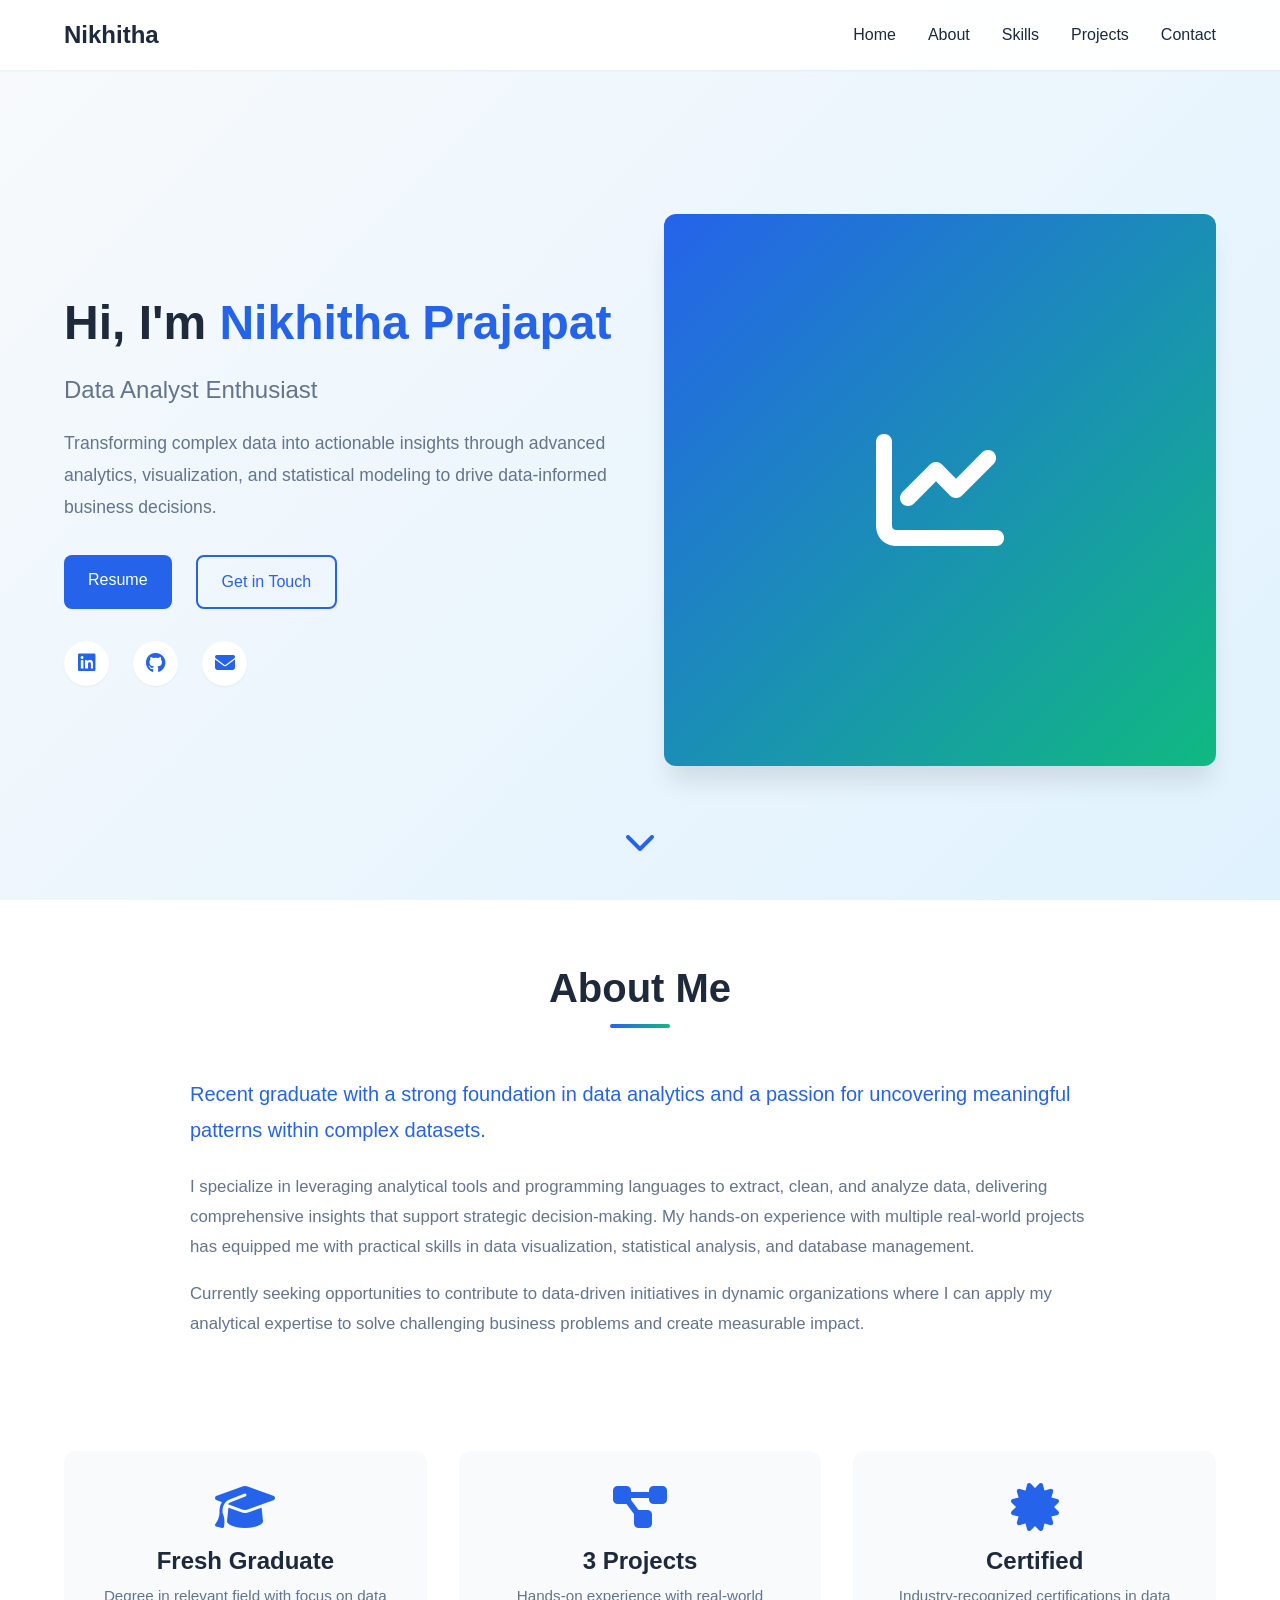
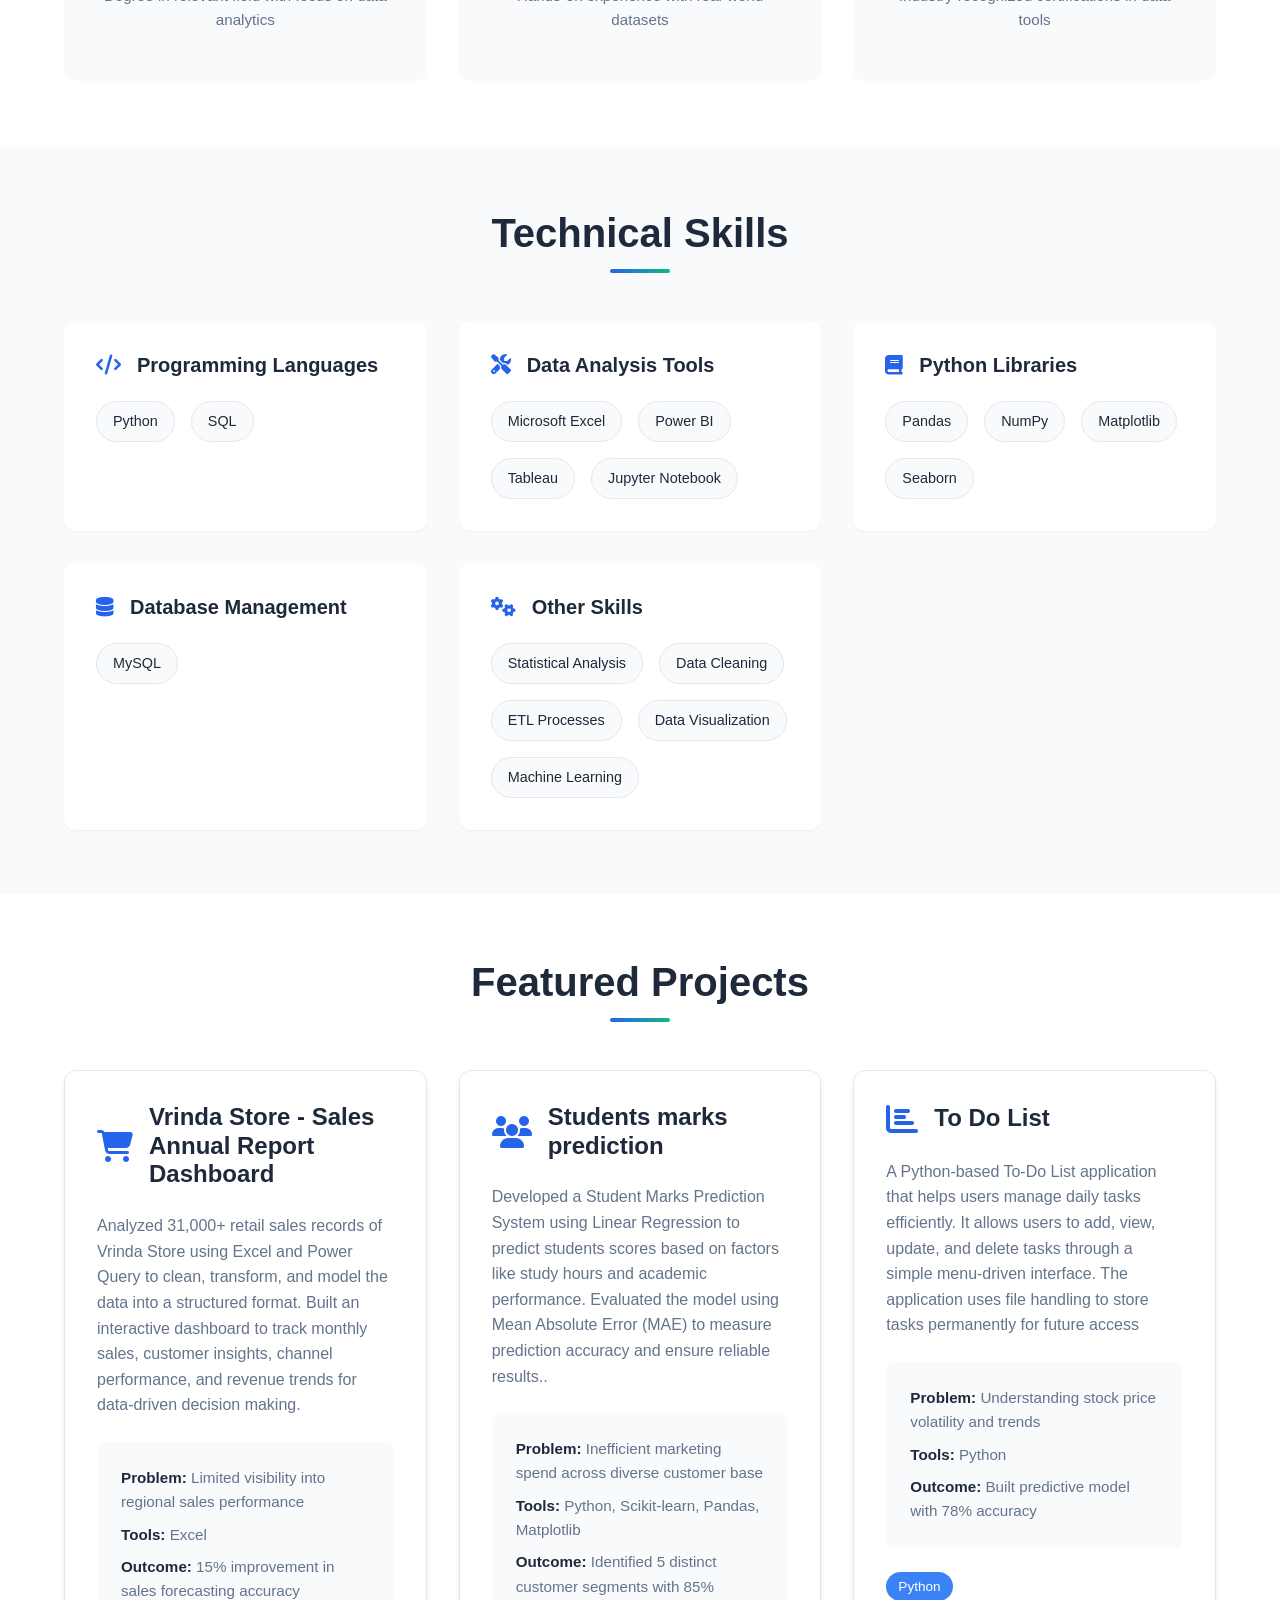
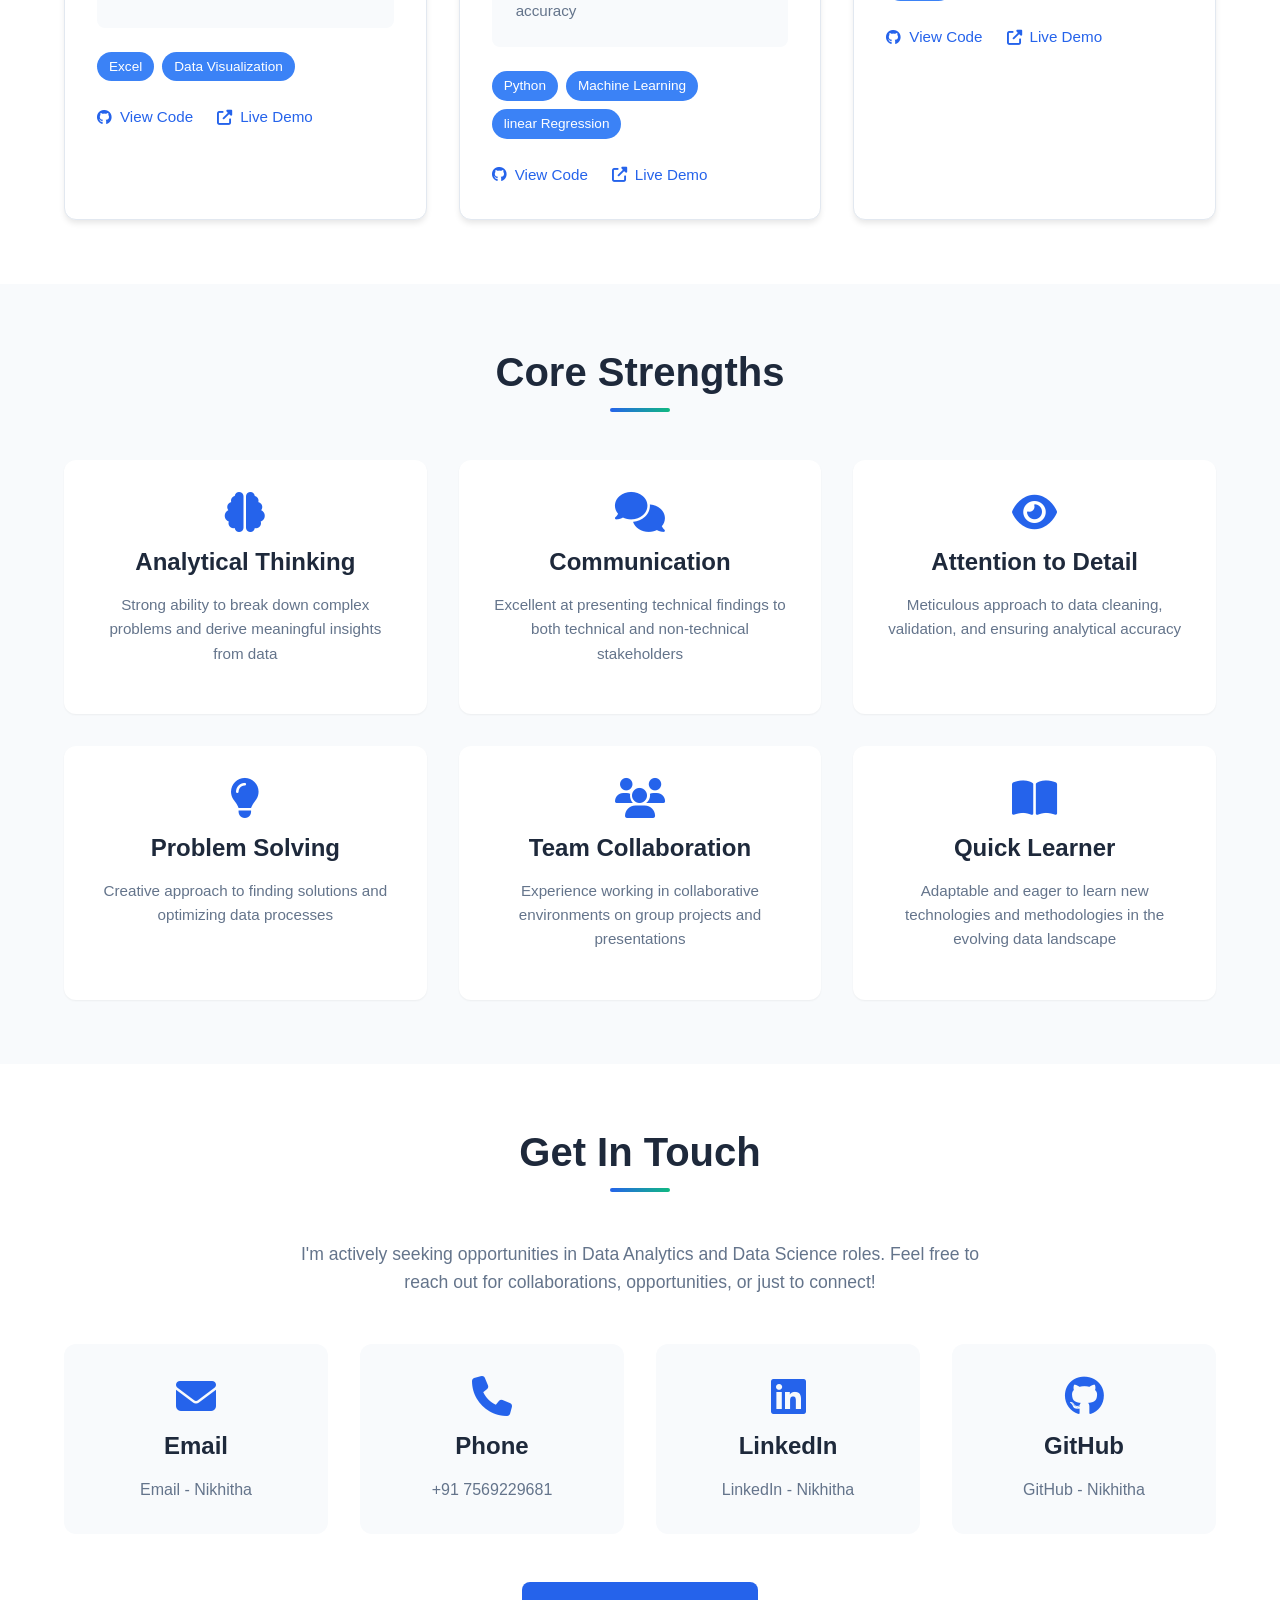
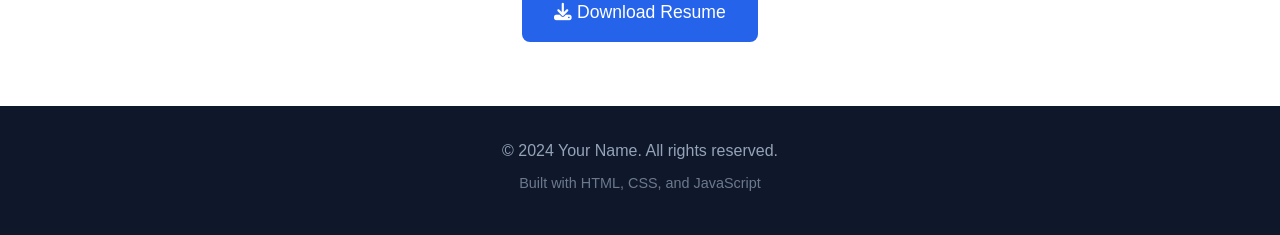
<file: index.html>
<!DOCTYPE html>
<html lang="en">
<head>
    <meta charset="UTF-8">
    <meta name="viewport" content="width=device-width, initial-scale=1.0">
    <meta name="description" content="Data Analyst Portfolio - Skilled in Python, SQL, Power BI, and Tableau">
    <meta name="keywords" content="Data Analyst, Data Science, Python, SQL, Power BI, Tableau, Portfolio">
    <title>Nikhitha | Data Analyst Portfolio</title>
    <link rel="stylesheet" href="styles.css">
    <link rel="stylesheet" href="https://cdnjs.cloudflare.com/ajax/libs/font-awesome/6.4.0/css/all.min.css">
</head>
<body>
    <!-- Navigation -->
    <nav class="navbar" id="navbar">
        <div class="container nav-container">
            <div class="logo">
                <a href="#home">Nikhitha</a>
            </div>
            <ul class="nav-menu" id="navMenu">
                <li><a href="#home" class="nav-link">Home</a></li>
                <li><a href="#about" class="nav-link">About</a></li>
                <li><a href="#skills" class="nav-link">Skills</a></li>
                <li><a href="#projects" class="nav-link">Projects</a></li>
                <li><a href="#contact" class="nav-link">Contact</a></li>
            </ul>
            <div class="hamburger" id="hamburger">
                <span></span>
                <span></span>
                <span></span>
            </div>
        </div>
    </nav>

    <!-- Hero Section -->
    <section id="home" class="hero">
        <div class="container hero-content">
            <div class="hero-text">
                <h1 class="hero-title">
                    Hi, I'm <span class="highlight">Nikhitha Prajapat</span>
                </h1>
                <h2 class="hero-subtitle">Data Analyst Enthusiast</h2>
                <p class="hero-description">
                    Transforming complex data into actionable insights through advanced analytics, 
                    visualization, and statistical modeling to drive data-informed business decisions.
                </p>
                <div class="hero-buttons">
                    <a href="https://drive.google.com/file/d/1QbNJgmCVxmWxGlIjcBABaCiMregNo9Uq/view?usp=drive_link" class="btn btn-primary">Resume</a>
                    <a href="#contact" class="btn btn-secondary">Get in Touch</a>
                </div>
                <div class="social-links">
                    <a href="https://www.linkedin.com/in/nikhithaprajapat/" target="_blank" aria-label="LinkedIn">
                        <i class="fab fa-linkedin"></i>
                    </a>
                    <a href="https://github.com/nikhithaprajapat-gif" target="_blank" aria-label="GitHub">
                        <i class="fab fa-github"></i>
                    </a>
                    <a href="mailto:nikhithaprajapat@gmail.com" aria-label="Email">
                        <i class="fas fa-envelope"></i>
                    </a>
                </div>
            </div>
            <div class="hero-image">
                <div class="image-placeholder">
                    <i class="fas fa-chart-line"></i>
                </div>
            </div>
        </div>
        <div class="scroll-indicator">
            <a href="#about">
                <i class="fas fa-chevron-down"></i>
            </a>
        </div>
    </section>

    <!-- About Section -->
    <section id="about" class="about section">
        <div class="container">
            <h2 class="section-title">About Me</h2>
            <div class="about-content">
                <div class="about-text">
                    <p class="lead">
                        Recent graduate with a strong foundation in data analytics and a passion for 
                        uncovering meaningful patterns within complex datasets.
                    </p>
                    <p>
                        I specialize in leveraging analytical tools and programming languages to extract, 
                        clean, and analyze data, delivering comprehensive insights that support strategic 
                        decision-making. My hands-on experience with multiple real-world projects has 
                        equipped me with practical skills in data visualization, statistical analysis, 
                        and database management.
                    </p>
                    <p>
                        Currently seeking opportunities to contribute to data-driven initiatives in 
                        dynamic organizations where I can apply my analytical expertise to solve 
                        challenging business problems and create measurable impact.
                    </p>
                </div>
                <div class="about-highlights">
                    <div class="highlight-card">
                        <i class="fas fa-graduation-cap"></i>
                        <h3>Fresh Graduate</h3>
                        <p>Degree in relevant field with focus on data analytics</p>
                    </div>
                    <div class="highlight-card">
                        <i class="fas fa-project-diagram"></i>
                        <h3>3 Projects</h3>
                        <p>Hands-on experience with real-world datasets</p>
                    </div>
                    <div class="highlight-card">
                        <i class="fas fa-certificate"></i>
                        <h3>Certified</h3>
                        <p>Industry-recognized certifications in data tools</p>
                    </div>
                </div>
            </div>
        </div>
    </section>

    <!-- Skills Section -->
    <section id="skills" class="skills section">
        <div class="container">
            <h2 class="section-title">Technical Skills</h2>
            <div class="skills-grid">
                <!-- Programming Languages -->
                <div class="skill-category">
                    <h3 class="category-title">
                        <i class="fas fa-code"></i> Programming Languages
                    </h3>
                    <div class="skill-tags">
                        <span class="skill-tag">Python</span>
                        <span class="skill-tag">SQL</span>
                    </div>
                </div>

                <!-- Data Analysis Tools -->
                <div class="skill-category">
                    <h3 class="category-title">
                        <i class="fas fa-tools"></i> Data Analysis Tools
                    </h3>
                    <div class="skill-tags">
                        <span class="skill-tag">Microsoft Excel</span>
                        <span class="skill-tag">Power BI</span>
                        <span class="skill-tag">Tableau</span>
                        <span class="skill-tag">Jupyter Notebook</span>
                    </div>
                </div>

                <!-- Python Libraries -->
                <div class="skill-category">
                    <h3 class="category-title">
                        <i class="fas fa-book"></i> Python Libraries
                    </h3>
                    <div class="skill-tags">
                        <span class="skill-tag">Pandas</span>
                        <span class="skill-tag">NumPy</span>
                        <span class="skill-tag">Matplotlib</span>
                        <span class="skill-tag">Seaborn</span>
                    </div>
                </div>

                <!-- Database Management -->
                <div class="skill-category">
                    <h3 class="category-title">
                        <i class="fas fa-database"></i> Database Management
                    </h3>
                    <div class="skill-tags">
                        <span class="skill-tag">MySQL</span>
                    </div>
                </div>

                <!-- Web Technologies -->
                

                <!-- Other Skills -->
                <div class="skill-category">
                    <h3 class="category-title">
                        <i class="fas fa-cogs"></i> Other Skills
                    </h3>
                    <div class="skill-tags">
                        <span class="skill-tag">Statistical Analysis</span>
                        <span class="skill-tag">Data Cleaning</span>
                        <span class="skill-tag">ETL Processes</span>
                        <span class="skill-tag">Data Visualization</span>
                        <span class="skill-tag">Machine Learning</span>
                    </div>
                </div>
            </div>
        </div>
    </section>

    <!-- Projects Section -->
    <section id="projects" class="projects section">
        <div class="container">
            <h2 class="section-title">Featured Projects</h2>
            <div class="projects-grid">
                <!-- Project 1 -->
                <div class="project-card">
                    <div class="project-header">
                        <i class="fas fa-shopping-cart project-icon"></i>
                        <h3>Vrinda Store - Sales Annual Report Dashboard</h3>
                    </div>
                    <p class="project-description">
                         Analyzed 31,000+ retail sales records of Vrinda Store using Excel and Power Query to clean,
transform, and model the data into a structured format. Built an interactive dashboard to track monthly
sales, customer insights, channel performance, and revenue trends for data-driven decision making.
                    </p>
                    <div class="project-details">
                        <div class="detail-item">
                            <strong>Problem:</strong> Limited visibility into regional sales performance
                        </div>
                        <div class="detail-item">
                            <strong>Tools:</strong>  Excel
                        </div>
                        <div class="detail-item">
                            <strong>Outcome:</strong> 15% improvement in sales forecasting accuracy
                        </div>
                    </div>
                    <div class="project-tags">
                        <span class="tag">Excel</span>
                        <span class="tag">Data Visualization</span>
                    </div>
                    <div class="project-links">
                        <a href="https://github.com/nikhithaprajapat-gif/Vrinda-Sales-Store-Dashboard" target="_blank" class="project-link">
                            <i class="fab fa-github"></i> View Code
                        </a>
                        <a href="#" target="_blank" class="project-link">
                            <i class="fas fa-external-link-alt"></i> Live Demo
                        </a>
                    </div>
                </div>

                <!-- Project 2 -->
                <div class="project-card">
                    <div class="project-header">
                        <i class="fas fa-users project-icon"></i>
                        <h3>Students marks prediction</h3>
                    </div>
                    <p class="project-description">
                         Developed a Student Marks Prediction System using Linear Regression to
predict students scores based on factors like study hours and academic performance. Evaluated the
model using Mean Absolute Error (MAE) to measure prediction accuracy and ensure reliable results..
                    </p>
                    <div class="project-details">
                        <div class="detail-item">
                            <strong>Problem:</strong> Inefficient marketing spend across diverse customer base
                        </div>
                        <div class="detail-item">
                            <strong>Tools:</strong> Python, Scikit-learn, Pandas, Matplotlib
                        </div>
                        <div class="detail-item">
                            <strong>Outcome:</strong> Identified 5 distinct customer segments with 85% accuracy
                        </div>
                    </div>
                    <div class="project-tags">
                        <span class="tag">Python</span>
                        <span class="tag">Machine Learning</span>
                        <span class="tag">linear Regression</span>
                    </div>
                    <div class="project-links">
                        <a href="https://github.com/nikhithaprajapat-gif/student-marks-prediction" target="_blank" class="project-link">
                            <i class="fab fa-github"></i> View Code
                        </a>
                        <a href="https://student-marks-prediction12.streamlit.app/" target="_blank" class="project-link">
                            <i class="fas fa-external-link-alt"></i> Live Demo
                        </a>
                    </div>
                </div>

                <!-- Project 3 -->
                <div class="project-card">
                    <div class="project-header">
                        <i class="fas fa-chart-bar project-icon"></i>
                        <h3>To Do List </h3>
                    </div>
                    <p class="project-description">
                        A Python-based To-Do List application that helps users manage daily tasks efficiently.
       It allows users to add, view, update, and delete tasks through a simple menu-driven interface.
       The application uses file handling to store tasks permanently for future access
                    </p>
                    <div class="project-details">
                        <div class="detail-item">
                            <strong>Problem:</strong> Understanding stock price volatility and trends
                        </div>
                        <div class="detail-item">
                            <strong>Tools:</strong> Python
                        </div>
                        <div class="detail-item">
                            <strong>Outcome:</strong> Built predictive model with 78% accuracy
                        </div>
                    </div>
                    <div class="project-tags">
                        <span class="tag">Python</span>
                       
                   </div>
                    <div class="project-links">
                        <a href="https://github.com/nikhithaprajapat-gif/TO-DO-List" target="_blank" class="project-link">
                            <i class="fab fa-github"></i> View Code
                        </a>
                        <a href="#" target="_blank" class="project-link">
                            <i class="fas fa-external-link-alt"></i> Live Demo
                        </a>
                    </div>
                </div>
            </div>
        </div>
    </section>

    <!-- Strengths Section -->
    <section id="strengths" class="strengths section">
        <div class="container">
            <h2 class="section-title">Core Strengths</h2>
            <div class="strengths-grid">
                <div class="strength-item">
                    <i class="fas fa-brain"></i>
                    <h3>Analytical Thinking</h3>
                    <p>Strong ability to break down complex problems and derive meaningful insights from data</p>
                </div>
                <div class="strength-item">
                    <i class="fas fa-comments"></i>
                    <h3>Communication</h3>
                    <p>Excellent at presenting technical findings to both technical and non-technical stakeholders</p>
                </div>
                <div class="strength-item">
                    <i class="fas fa-eye"></i>
                    <h3>Attention to Detail</h3>
                    <p>Meticulous approach to data cleaning, validation, and ensuring analytical accuracy</p>
                </div>
                <div class="strength-item">
                    <i class="fas fa-lightbulb"></i>
                    <h3>Problem Solving</h3>
                    <p>Creative approach to finding solutions and optimizing data processes</p>
                </div>
                <div class="strength-item">
                    <i class="fas fa-users"></i>
                    <h3>Team Collaboration</h3>
                    <p>Experience working in collaborative environments on group projects and presentations</p>
                </div>
                <div class="strength-item">
                    <i class="fas fa-book-open"></i>
                    <h3>Quick Learner</h3>
                    <p>Adaptable and eager to learn new technologies and methodologies in the evolving data landscape</p>
                </div>
            </div>
        </div>
    </section>

    <!-- Contact Section -->
    <section id="contact" class="contact section">
        <div class="container">
            <h2 class="section-title">Get In Touch</h2>
            <p class="contact-intro">
                I'm actively seeking opportunities in Data Analytics and Data Science roles. 
                Feel free to reach out for collaborations, opportunities, or just to connect!
            </p>
            <div class="contact-grid">
                <div class="contact-card">
                    <i class="fas fa-envelope"></i>
                    <h3>Email</h3>
                    <a href="/cdn-cgi/l/email-protection#4c3523393e6229212d25200c29342d213c2029622f2321"><span class="__cf_email__" data-cfemail="2851475d5a064d45494144684d50494558444d064b4745">Email - Nikhitha</span></a>
                </div>
                <div class="contact-card">
                    <i class="fas fa-phone"></i>
                    <h3>Phone</h3>
                    <a href="tel:+919876543210">+91 7569229681</a>
                </div>
                <div class="contact-card">
                    <i class="fab fa-linkedin"></i>
                    <h3>LinkedIn</h3>
                    <a href="https://www.linkedin.com/in/nikhithaprajapat/" target="_blank">LinkedIn - Nikhitha</a>
                </div>
                <div class="contact-card">
                    <i class="fab fa-github"></i>
                    <h3>GitHub</h3>
                    <a href="https://github.com/nikhithaprajapat-gif" target="_blank">GitHub - Nikhitha</a>
                </div>
            </div>
            <div class="resume-download">
                <a href="https://drive.google.com/file/d/1QbNJgmCVxmWxGlIjcBABaCiMregNo9Uq/view?usp=drive_link" class="btn btn-primary" download>
                    <i class="fas fa-download"></i> Download Resume
                </a>
            </div>
        </div>
    </section>

    <!-- Footer -->
    <footer class="footer">
        <div class="container">
            <p>&copy; 2024 Your Name. All rights reserved.</p>
            <p class="footer-note">Built with HTML, CSS, and JavaScript</p>
        </div>
    </footer>
</file>
<file: styles.css>
/* ===================================
   CSS Variables & Reset
   =================================== */

:root {
    /* Color Palette - Professional & Modern */
    --primary-color: #2563eb;
    --primary-dark: #1e40af;
    --primary-light: #3b82f6;
    --secondary-color: #0f172a;
    --accent-color: #10b981;
    --text-primary: #1e293b;
    --text-secondary: #64748b;
    --text-light: #94a3b8;
    --bg-primary: #ffffff;
    --bg-secondary: #f8fafc;
    --bg-dark: #0f172a;
    --border-color: #e2e8f0;
    --shadow-sm: 0 1px 2px 0 rgba(0, 0, 0, 0.05);
    --shadow-md: 0 4px 6px -1px rgba(0, 0, 0, 0.1);
    --shadow-lg: 0 10px 15px -3px rgba(0, 0, 0, 0.1);
    --shadow-xl: 0 20px 25px -5px rgba(0, 0, 0, 0.1);
    
    /* Typography */
    --font-primary: 'Segoe UI', 'Roboto', 'Helvetica Neue', Arial, sans-serif;
    --font-mono: 'Consolas', 'Monaco', 'Courier New', monospace;
    
    /* Spacing */
    --spacing-xs: 0.5rem;
    --spacing-sm: 1rem;
    --spacing-md: 1.5rem;
    --spacing-lg: 2rem;
    --spacing-xl: 3rem;
    --spacing-2xl: 4rem;
    
    /* Border Radius */
    --radius-sm: 4px;
    --radius-md: 8px;
    --radius-lg: 12px;
    --radius-full: 9999px;
    
    /* Transitions */
    --transition-fast: 150ms ease-in-out;
    --transition-base: 300ms ease-in-out;
    --transition-slow: 500ms ease-in-out;
}

* {
    margin: 0;
    padding: 0;
    box-sizing: border-box;
}

html {
    scroll-behavior: smooth;
    font-size: 16px;
}

body {
    font-family: var(--font-primary);
    color: var(--text-primary);
    background-color: var(--bg-primary);
    line-height: 1.6;
    overflow-x: hidden;
}

/* ===================================
   Typography
   =================================== */

h1, h2, h3, h4, h5, h6 {
    font-weight: 600;
    line-height: 1.2;
    margin-bottom: var(--spacing-sm);
}

h1 { font-size: 2.5rem; }
h2 { font-size: 2rem; }
h3 { font-size: 1.5rem; }
h4 { font-size: 1.25rem; }

p {
    margin-bottom: var(--spacing-sm);
}

a {
    color: var(--primary-color);
    text-decoration: none;
    transition: color var(--transition-fast);
}

a:hover {
    color: var(--primary-dark);
}

/* ===================================
   Utility Classes
   =================================== */

.container {
    max-width: 1200px;
    margin: 0 auto;
    padding: 0 var(--spacing-md);
}

.section {
    padding: var(--spacing-2xl) 0;
}

.section-title {
    text-align: center;
    font-size: 2.5rem;
    margin-bottom: var(--spacing-xl);
    color: var(--text-primary);
    position: relative;
    padding-bottom: var(--spacing-sm);
}

.section-title::after {
    content: '';
    position: absolute;
    bottom: 0;
    left: 50%;
    transform: translateX(-50%);
    width: 60px;
    height: 4px;
    background: linear-gradient(90deg, var(--primary-color), var(--accent-color));
    border-radius: var(--radius-full);
}

.btn {
    display: inline-block;
    padding: 0.75rem 1.5rem;
    border-radius: var(--radius-md);
    font-weight: 500;
    transition: all var(--transition-base);
    cursor: pointer;
    border: none;
    font-size: 1rem;
    text-align: center;
}

.btn-primary {
    background: var(--primary-color);
    color: white;
}

.btn-primary:hover {
    background: var(--primary-dark);
    transform: translateY(-2px);
    box-shadow: var(--shadow-lg);
}

.btn-secondary {
    background: transparent;
    color: var(--primary-color);
    border: 2px solid var(--primary-color);
}

.btn-secondary:hover {
    background: var(--primary-color);
    color: white;
    transform: translateY(-2px);
}

.highlight {
    color: var(--primary-color);
}

/* ===================================
   Navigation
   =================================== */

.navbar {
    position: fixed;
    top: 0;
    left: 0;
    right: 0;
    background: rgba(255, 255, 255, 0.95);
    backdrop-filter: blur(10px);
    box-shadow: var(--shadow-sm);
    z-index: 1000;
    transition: all var(--transition-base);
}

.navbar.scrolled {
    box-shadow: var(--shadow-md);
}

.nav-container {
    display: flex;
    justify-content: space-between;
    align-items: center;
    padding: 1rem var(--spacing-md);
}

.logo a {
    font-size: 1.5rem;
    font-weight: 700;
    color: var(--text-primary);
}

.nav-menu {
    display: flex;
    list-style: none;
    gap: var(--spacing-lg);
}

.nav-link {
    color: var(--text-primary);
    font-weight: 500;
    position: relative;
    padding: 0.5rem 0;
}

.nav-link::after {
    content: '';
    position: absolute;
    bottom: 0;
    left: 0;
    width: 0;
    height: 2px;
    background: var(--primary-color);
    transition: width var(--transition-base);
}

.nav-link:hover::after,
.nav-link.active::after {
    width: 100%;
}

.hamburger {
    display: none;
    flex-direction: column;
    cursor: pointer;
    gap: 4px;
}

.hamburger span {
    width: 25px;
    height: 3px;
    background: var(--text-primary);
    transition: all var(--transition-base);
    border-radius: 2px;
}

/* ===================================
   Hero Section
   =================================== */

.hero {
    min-height: 100vh;
    display: flex;
    align-items: center;
    justify-content: center;
    position: relative;
    padding-top: 80px;
    background: linear-gradient(135deg, #f8fafc 0%, #e0f2fe 100%);
}

.hero-content {
    display: grid;
    grid-template-columns: 1fr 1fr;
    gap: var(--spacing-xl);
    align-items: center;
}

.hero-text {
    animation: fadeInUp 1s ease-out;
}

.hero-title {
    font-size: 3rem;
    margin-bottom: var(--spacing-md);
    color: var(--text-primary);
}

.hero-subtitle {
    font-size: 1.5rem;
    color: var(--text-secondary);
    margin-bottom: var(--spacing-md);
    font-weight: 500;
}

.hero-description {
    font-size: 1.1rem;
    color: var(--text-secondary);
    margin-bottom: var(--spacing-lg);
    line-height: 1.8;
}

.hero-buttons {
    display: flex;
    gap: var(--spacing-md);
    margin-bottom: var(--spacing-lg);
}

.social-links {
    display: flex;
    gap: var(--spacing-md);
}

.social-links a {
    width: 45px;
    height: 45px;
    border-radius: var(--radius-full);
    background: var(--bg-primary);
    display: flex;
    align-items: center;
    justify-content: center;
    font-size: 1.25rem;
    color: var(--primary-color);
    transition: all var(--transition-base);
    box-shadow: var(--shadow-sm);
}

.social-links a:hover {
    background: var(--primary-color);
    color: white;
    transform: translateY(-3px);
    box-shadow: var(--shadow-md);
}

.hero-image {
    animation: fadeInRight 1s ease-out;
}

.image-placeholder {
    width: 100%;
    aspect-ratio: 1;
    background: linear-gradient(135deg, var(--primary-color), var(--accent-color));
    border-radius: var(--radius-lg);
    display: flex;
    align-items: center;
    justify-content: center;
    color: white;
    font-size: 8rem;
    box-shadow: var(--shadow-xl);
}

.scroll-indicator {
    position: absolute;
    bottom: 2rem;
    left: 50%;
    transform: translateX(-50%);
    animation: bounce 2s infinite;
}

.scroll-indicator a {
    font-size: 2rem;
    color: var(--primary-color);
}

/* ===================================
   About Section
   =================================== */

.about {
    background: var(--bg-primary);
}

.about-content {
    display: grid;
    gap: var(--spacing-xl);
}

.about-text {
    max-width: 900px;
    margin: 0 auto;
}

.about-text .lead {
    font-size: 1.25rem;
    color: var(--primary-color);
    font-weight: 500;
    margin-bottom: var(--spacing-md);
}

.about-text p {
    font-size: 1.05rem;
    color: var(--text-secondary);
    line-height: 1.8;
}

.about-highlights {
    display: grid;
    grid-template-columns: repeat(auto-fit, minmax(250px, 1fr));
    gap: var(--spacing-lg);
    margin-top: var(--spacing-xl);
}

.highlight-card {
    text-align: center;
    padding: var(--spacing-lg);
    background: var(--bg-secondary);
    border-radius: var(--radius-lg);
    transition: all var(--transition-base);
}

.highlight-card:hover {
    transform: translateY(-5px);
    box-shadow: var(--shadow-lg);
}

.highlight-card i {
    font-size: 3rem;
    color: var(--primary-color);
    margin-bottom: var(--spacing-sm);
}

.highlight-card h3 {
    color: var(--text-primary);
    margin-bottom: var(--spacing-xs);
}

.highlight-card p {
    color: var(--text-secondary);
    font-size: 0.95rem;
}

/* ===================================
   Skills Section
   =================================== */

.skills {
    background: var(--bg-secondary);
}

.skills-grid {
    display: grid;
    grid-template-columns: repeat(auto-fit, minmax(300px, 1fr));
    gap: var(--spacing-lg);
}

.skill-category {
    background: var(--bg-primary);
    padding: var(--spacing-lg);
    border-radius: var(--radius-lg);
    box-shadow: var(--shadow-sm);
    transition: all var(--transition-base);
}

.skill-category:hover {
    box-shadow: var(--shadow-md);
    transform: translateY(-3px);
}

.category-title {
    display: flex;
    align-items: center;
    gap: var(--spacing-sm);
    margin-bottom: var(--spacing-md);
    color: var(--text-primary);
    font-size: 1.25rem;
}

.category-title i {
    color: var(--primary-color);
}

.skill-tags {
    display: flex;
    flex-wrap: wrap;
    gap: var(--spacing-sm);
}

.skill-tag {
    padding: 0.5rem 1rem;
    background: var(--bg-secondary);
    border-radius: var(--radius-full);
    font-size: 0.9rem;
    color: var(--text-primary);
    border: 1px solid var(--border-color);
    transition: all var(--transition-fast);
}

.skill-tag:hover {
    background: var(--primary-color);
    color: white;
    border-color: var(--primary-color);
    transform: scale(1.05);
}

/* ===================================
   Projects Section
   =================================== */

.projects {
    background: var(--bg-primary);
}

.projects-grid {
    display: grid;
    grid-template-columns: repeat(auto-fit, minmax(350px, 1fr));
    gap: var(--spacing-lg);
}

.project-card {
    background: var(--bg-primary);
    border-radius: var(--radius-lg);
    padding: var(--spacing-lg);
    box-shadow: var(--shadow-md);
    transition: all var(--transition-base);
    border: 1px solid var(--border-color);
}

.project-card:hover {
    transform: translateY(-5px);
    box-shadow: var(--shadow-xl);
}

.project-header {
    display: flex;
    align-items: center;
    gap: var(--spacing-sm);
    margin-bottom: var(--spacing-md);
}

.project-icon {
    font-size: 2rem;
    color: var(--primary-color);
}

.project-header h3 {
    color: var(--text-primary);
    margin: 0;
}

.project-description {
    color: var(--text-secondary);
    line-height: 1.6;
    margin-bottom: var(--spacing-md);
}

.project-details {
    background: var(--bg-secondary);
    padding: var(--spacing-md);
    border-radius: var(--radius-md);
    margin-bottom: var(--spacing-md);
}

.detail-item {
    margin-bottom: var(--spacing-xs);
    font-size: 0.95rem;
    color: var(--text-secondary);
}

.detail-item:last-child {
    margin-bottom: 0;
}

.detail-item strong {
    color: var(--text-primary);
}

.project-tags {
    display: flex;
    flex-wrap: wrap;
    gap: var(--spacing-xs);
    margin-bottom: var(--spacing-md);
}

.tag {
    padding: 0.25rem 0.75rem;
    background: var(--primary-light);
    color: white;
    border-radius: var(--radius-full);
    font-size: 0.85rem;
}

.project-links {
    display: flex;
    gap: var(--spacing-md);
}

.project-link {
    display: inline-flex;
    align-items: center;
    gap: 0.5rem;
    color: var(--primary-color);
    font-weight: 500;
    font-size: 0.95rem;
}

.project-link:hover {
    color: var(--primary-dark);
}

/* ===================================
   Strengths Section
   =================================== */

.strengths {
    background: var(--bg-secondary);
}

.strengths-grid {
    display: grid;
    grid-template-columns: repeat(auto-fit, minmax(300px, 1fr));
    gap: var(--spacing-lg);
}

.strength-item {
    background: var(--bg-primary);
    padding: var(--spacing-lg);
    border-radius: var(--radius-lg);
    text-align: center;
    transition: all var(--transition-base);
    box-shadow: var(--shadow-sm);
}

.strength-item:hover {
    transform: translateY(-5px);
    box-shadow: var(--shadow-lg);
}

.strength-item i {
    font-size: 2.5rem;
    color: var(--primary-color);
    margin-bottom: var(--spacing-sm);
}

.strength-item h3 {
    color: var(--text-primary);
    margin-bottom: var(--spacing-sm);
}

.strength-item p {
    color: var(--text-secondary);
    font-size: 0.95rem;
}

/* ===================================
   Contact Section
   =================================== */

.contact {
    background: var(--bg-primary);
}

.contact-intro {
    text-align: center;
    max-width: 700px;
    margin: 0 auto var(--spacing-xl);
    font-size: 1.1rem;
    color: var(--text-secondary);
}

.contact-grid {
    display: grid;
    grid-template-columns: repeat(auto-fit, minmax(250px, 1fr));
    gap: var(--spacing-lg);
    margin-bottom: var(--spacing-xl);
}

.contact-card {
    background: var(--bg-secondary);
    padding: var(--spacing-lg);
    border-radius: var(--radius-lg);
    text-align: center;
    transition: all var(--transition-base);
}

.contact-card:hover {
    transform: translateY(-5px);
    box-shadow: var(--shadow-lg);
}

.contact-card i {
    font-size: 2.5rem;
    color: var(--primary-color);
    margin-bottom: var(--spacing-sm);
}

.contact-card h3 {
    color: var(--text-primary);
    margin-bottom: var(--spacing-sm);
}

.contact-card a {
    color: var(--text-secondary);
    word-break: break-all;
}

.resume-download {
    text-align: center;
    margin-top: var(--spacing-xl);
}

.resume-download .btn {
    padding: 1rem 2rem;
    font-size: 1.1rem;
}

/* ===================================
   Footer
   =================================== */

.footer {
    background: var(--bg-dark);
    color: var(--text-light);
    text-align: center;
    padding: var(--spacing-lg) 0;
}

.footer p {
    margin-bottom: var(--spacing-xs);
}

.footer-note {
    font-size: 0.9rem;
    opacity: 0.7;
}

/* ===================================
   Scroll to Top Button
   =================================== */

.scroll-top {
    position: fixed;
    bottom: 2rem;
    right: 2rem;
    width: 50px;
    height: 50px;
    background: var(--primary-color);
    color: white;
    border: none;
    border-radius: var(--radius-full);
    cursor: pointer;
    display: none;
    align-items: center;
    justify-content: center;
    font-size: 1.25rem;
    box-shadow: var(--shadow-lg);
    transition: all var(--transition-base);
    z-index: 999;
}

.scroll-top:hover {
    background: var(--primary-dark);
    transform: translateY(-3px);
}

.scroll-top.show {
    display: flex;
}

/* ===================================
   Animations
   =================================== */

@keyframes fadeInUp {
    from {
        opacity: 0;
        transform: translateY(30px);
    }
    to {
        opacity: 1;
        transform: translateY(0);
    }
}

@keyframes fadeInRight {
    from {
        opacity: 0;
        transform: translateX(30px);
    }
    to {
        opacity: 1;
        transform: translateX(0);
    }
}

@keyframes bounce {
    0%, 20%, 50%, 80%, 100% {
        transform: translateY(0) translateX(-50%);
    }
    40% {
        transform: translateY(-10px) translateX(-50%);
    }
    60% {
        transform: translateY(-5px) translateX(-50%);
    }
}

/* ===================================
   Responsive Design
   =================================== */

@media (max-width: 968px) {
    .hero-content {
        grid-template-columns: 1fr;
        text-align: center;
    }
    
    .hero-text {
        order: 2;
    }
    
    .hero-image {
        order: 1;
        max-width: 400px;
        margin: 0 auto;
    }
    
    .hero-buttons {
        justify-content: center;
    }
    
    .social-links {
        justify-content: center;
    }
    
    .hero-title {
        font-size: 2.5rem;
    }
}

@media (max-width: 768px) {
    .nav-menu {
        position: fixed;
        left: -100%;
        top: 70px;
        flex-direction: column;
        background: var(--bg-primary);
        width: 100%;
        text-align: center;
        transition: left var(--transition-base);
        box-shadow: var(--shadow-lg);
        padding: var(--spacing-lg) 0;
        gap: var(--spacing-md);
    }
    
    .nav-menu.active {
        left: 0;
    }
    
    .hamburger {
        display: flex;
    }
    
    .hamburger.active span:nth-child(1) {
        transform: rotate(45deg) translate(5px, 5px);
    }
    
    .hamburger.active span:nth-child(2) {
        opacity: 0;
    }
    
    .hamburger.active span:nth-child(3) {
        transform: rotate(-45deg) translate(7px, -6px);
    }
    
    .section-title {
        font-size: 2rem;
    }
    
    .hero-title {
        font-size: 2rem;
    }
    
    .hero-subtitle {
        font-size: 1.25rem;
    }
    
    .hero-buttons {
        flex-direction: column;
        gap: var(--spacing-sm);
    }
    
    .btn {
        width: 100%;
    }
    
    .projects-grid,
    .skills-grid {
        grid-template-columns: 1fr;
    }
}

@media (max-width: 480px) {
    html {
        font-size: 14px;
    }
    
    .container {
        padding: 0 var(--spacing-sm);
    }
    
    .section {
        padding: var(--spacing-xl) 0;
    }
    
    .hero-title {
        font-size: 1.75rem;
    }
    
    .image-placeholder {
        font-size: 5rem;
    }
}

/* ===================================
   Print Styles
   =================================== */

@media print {
    .navbar,
    .scroll-top,
    .scroll-indicator,
    .hero-buttons,
    .social-links {
        display: none;
    }
    
    .section {
        page-break-inside: avoid;
    }
}
</file>
